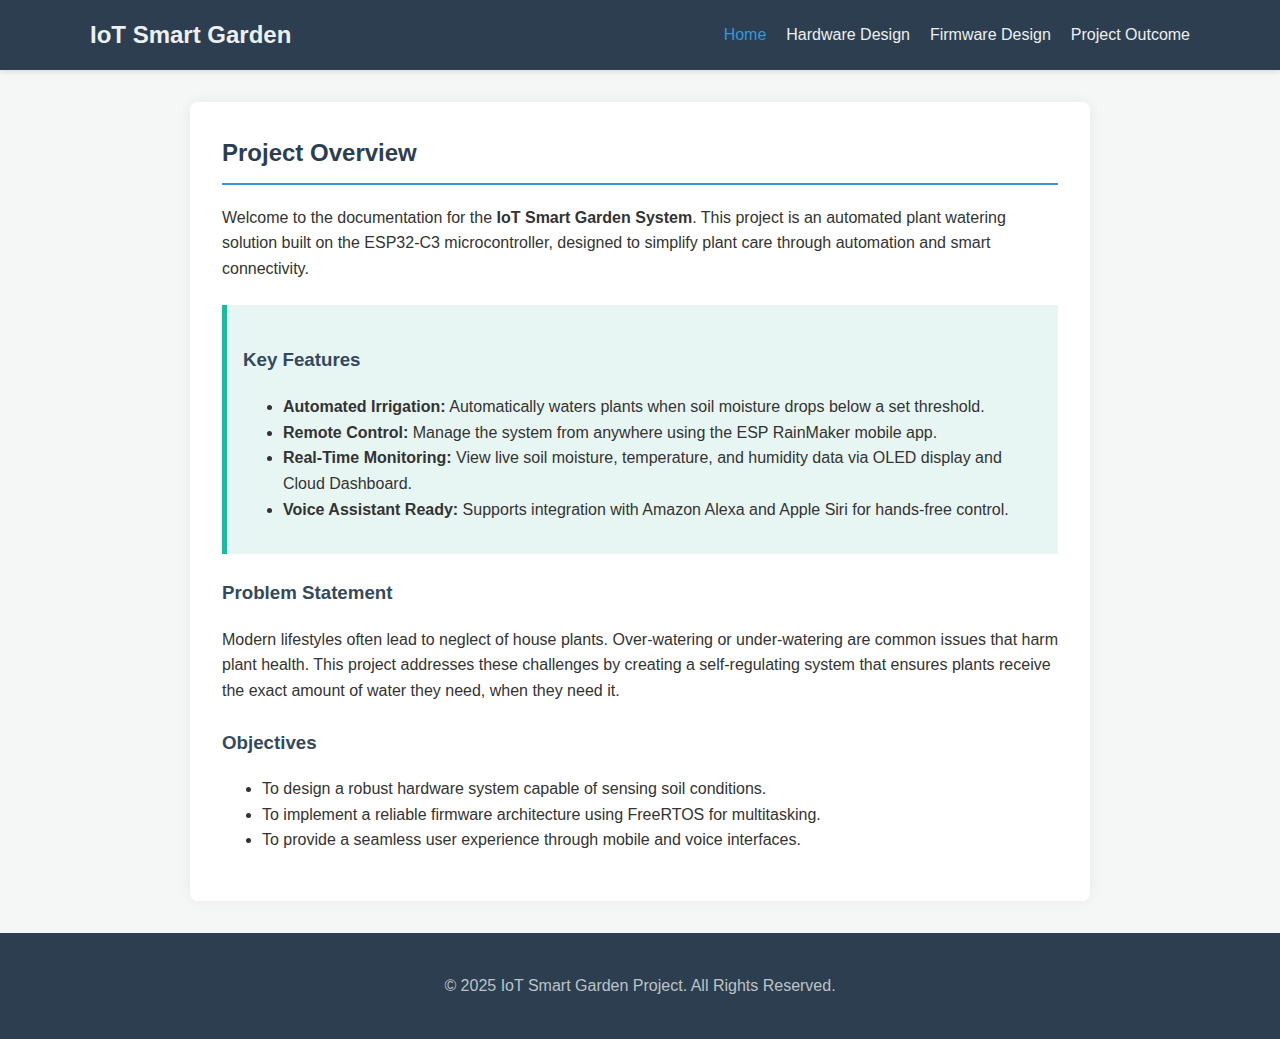
<file: index.html>
<!DOCTYPE html>
<html lang="en">
<head>
    <meta charset="UTF-8">
    <meta name="viewport" content="width=device-width, initial-scale=1.0">
    <title>Home - IoT Smart Garden</title>
    <link rel="stylesheet" href="style.css">
</head>
<body>

<header>
    <div class="header-container">
        <h1>IoT Smart Garden</h1>
        <nav>
            <ul>
                <li><a href="index.html" class="active">Home</a></li>
                <li><a href="hardware.html">Hardware Design</a></li>
                <li><a href="firmware.html">Firmware Design</a></li>
                <li><a href="outcome.html">Project Outcome</a></li>
            </ul>
        </nav>
    </div>
</header>

<main>
    <h2>Project Overview</h2>
    <p>Welcome to the documentation for the <strong>IoT Smart Garden System</strong>. This project is an automated plant watering solution built on the ESP32-C3 microcontroller, designed to simplify plant care through automation and smart connectivity.</p>

    <div class="highlight-box">
        <h3>Key Features</h3>
        <ul>
            <li><strong>Automated Irrigation:</strong> Automatically waters plants when soil moisture drops below a set threshold.</li>
            <li><strong>Remote Control:</strong> Manage the system from anywhere using the ESP RainMaker mobile app.</li>
            <li><strong>Real-Time Monitoring:</strong> View live soil moisture, temperature, and humidity data via OLED display and Cloud Dashboard.</li>
            <li><strong>Voice Assistant Ready:</strong> Supports integration with Amazon Alexa and Apple Siri for hands-free control.</li>
        </ul>
    </div>

    <h3>Problem Statement</h3>
    <p>Modern lifestyles often lead to neglect of house plants. Over-watering or under-watering are common issues that harm plant health. This project addresses these challenges by creating a self-regulating system that ensures plants receive the exact amount of water they need, when they need it.</p>

    <h3>Objectives</h3>
    <ul>
        <li>To design a robust hardware system capable of sensing soil conditions.</li>
        <li>To implement a reliable firmware architecture using FreeRTOS for multitasking.</li>
        <li>To provide a seamless user experience through mobile and voice interfaces.</li>
    </ul>
</main>

<footer>
    <p>&copy; 2025 IoT Smart Garden Project. All Rights Reserved.</p>
</footer>

</body>
</html>
</file>
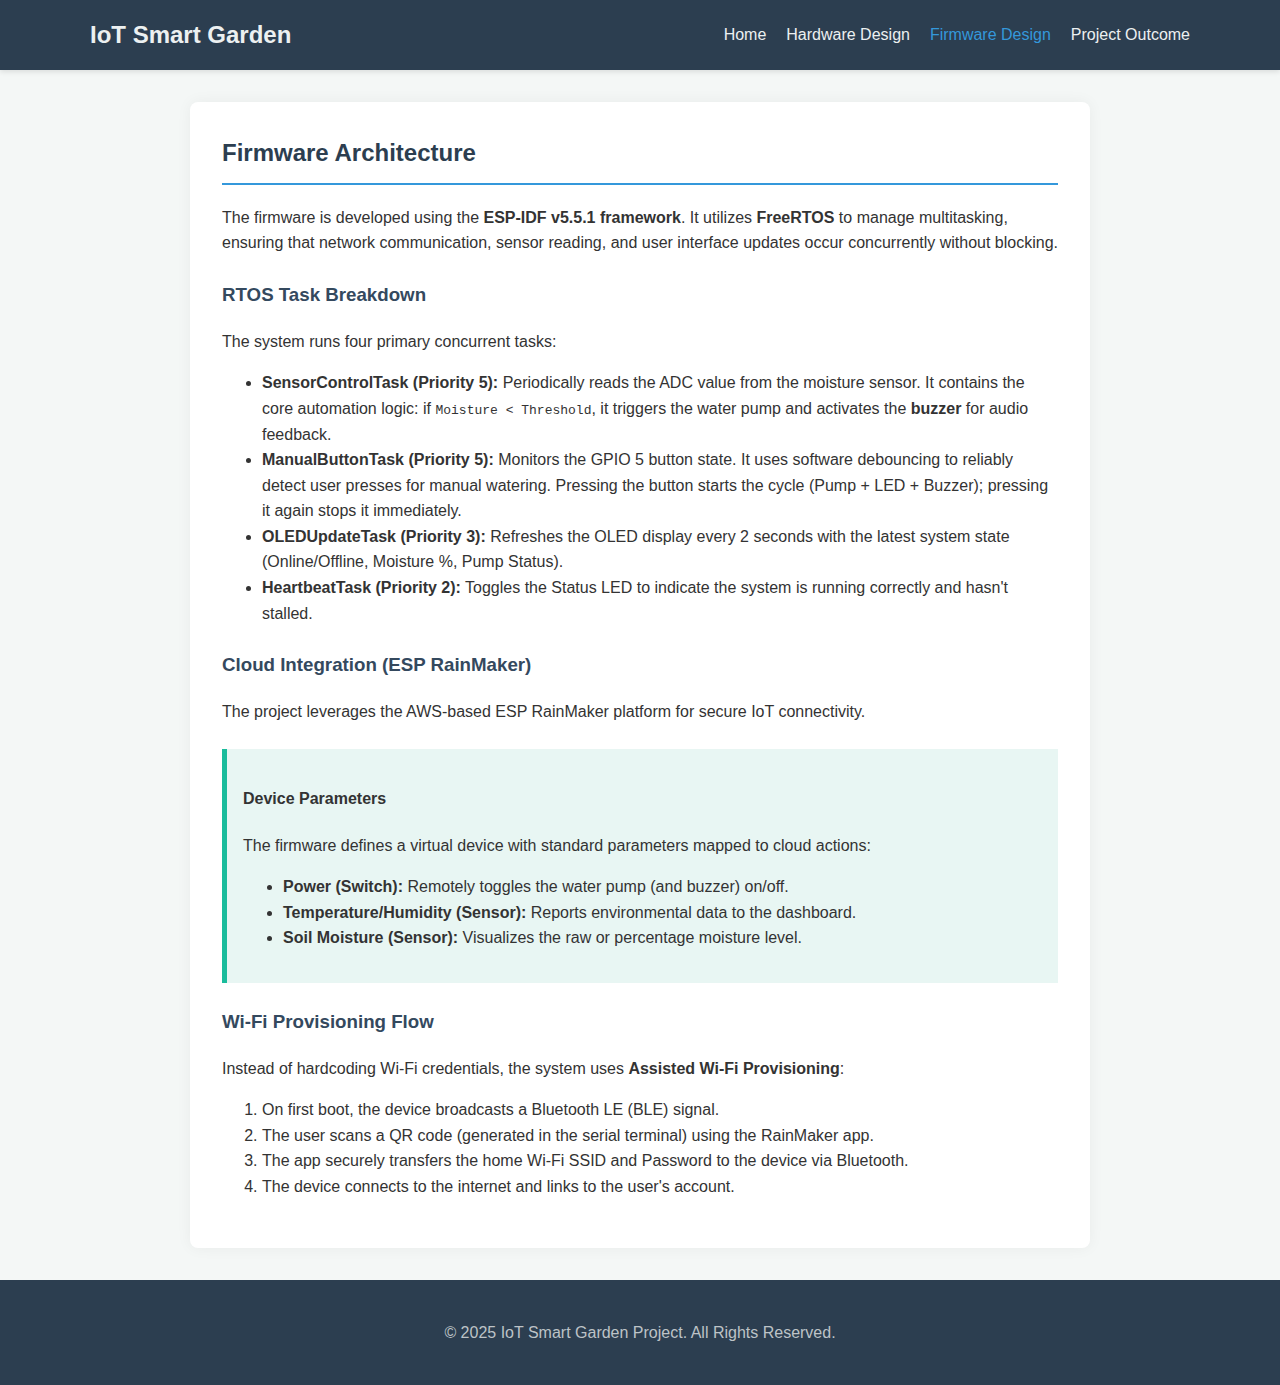
<file: firmware.html>
<!DOCTYPE html>
<html lang="en">
<head>
    <meta charset="UTF-8">
    <meta name="viewport" content="width=device-width, initial-scale=1.0">
    <title>Firmware Design - IoT Smart Garden</title>
    <link rel="stylesheet" href="style.css">
</head>
<body>

<header>
    <div class="header-container">
        <h1>IoT Smart Garden</h1>
        <nav>
            <ul>
                <li><a href="index.html">Home</a></li>
                <li><a href="hardware.html">Hardware Design</a></li>
                <li><a href="firmware.html" class="active">Firmware Design</a></li>
                <li><a href="outcome.html">Project Outcome</a></li>
            </ul>
        </nav>
    </div>
</header>

<main>
    <h2>Firmware Architecture</h2>
    <p>The firmware is developed using the <strong>ESP-IDF v5.5.1 framework</strong>. It utilizes <strong>FreeRTOS</strong> to manage multitasking, ensuring that network communication, sensor reading, and user interface updates occur concurrently without blocking.</p>

    <h3>RTOS Task Breakdown</h3>
    <p>The system runs four primary concurrent tasks:</p>
    <ul>
        <li><strong>SensorControlTask (Priority 5):</strong> Periodically reads the ADC value from the moisture sensor. It contains the core automation logic: if <code>Moisture < Threshold</code>, it triggers the water pump and activates the <strong>buzzer</strong> for audio feedback.</li>
        <li><strong>ManualButtonTask (Priority 5):</strong> Monitors the GPIO 5 button state. It uses software debouncing to reliably detect user presses for manual watering. Pressing the button starts the cycle (Pump + LED + Buzzer); pressing it again stops it immediately.</li>
        <li><strong>OLEDUpdateTask (Priority 3):</strong> Refreshes the OLED display every 2 seconds with the latest system state (Online/Offline, Moisture %, Pump Status).</li>
        <li><strong>HeartbeatTask (Priority 2):</strong> Toggles the Status LED to indicate the system is running correctly and hasn't stalled.</li>
    </ul>

    <h3>Cloud Integration (ESP RainMaker)</h3>
    <p>The project leverages the AWS-based ESP RainMaker platform for secure IoT connectivity.</p>
    
    <div class="highlight-box">
        <h4>Device Parameters</h4>
        <p>The firmware defines a virtual device with standard parameters mapped to cloud actions:</p>
        <ul>
            <li><strong>Power (Switch):</strong> Remotely toggles the water pump (and buzzer) on/off.</li>
            <li><strong>Temperature/Humidity (Sensor):</strong> Reports environmental data to the dashboard.</li>
            <li><strong>Soil Moisture (Sensor):</strong> Visualizes the raw or percentage moisture level.</li>
        </ul>
    </div>

    <h3>Wi-Fi Provisioning Flow</h3>
    <p>Instead of hardcoding Wi-Fi credentials, the system uses <strong>Assisted Wi-Fi Provisioning</strong>:</p>
    <ol>
        <li>On first boot, the device broadcasts a Bluetooth LE (BLE) signal.</li>
        <li>The user scans a QR code (generated in the serial terminal) using the RainMaker app.</li>
        <li>The app securely transfers the home Wi-Fi SSID and Password to the device via Bluetooth.</li>
        <li>The device connects to the internet and links to the user's account.</li>
    </ol>
</main>

<footer>
    <p>&copy; 2025 IoT Smart Garden Project. All Rights Reserved.</p>
</footer>

</body>
</html>
</file>
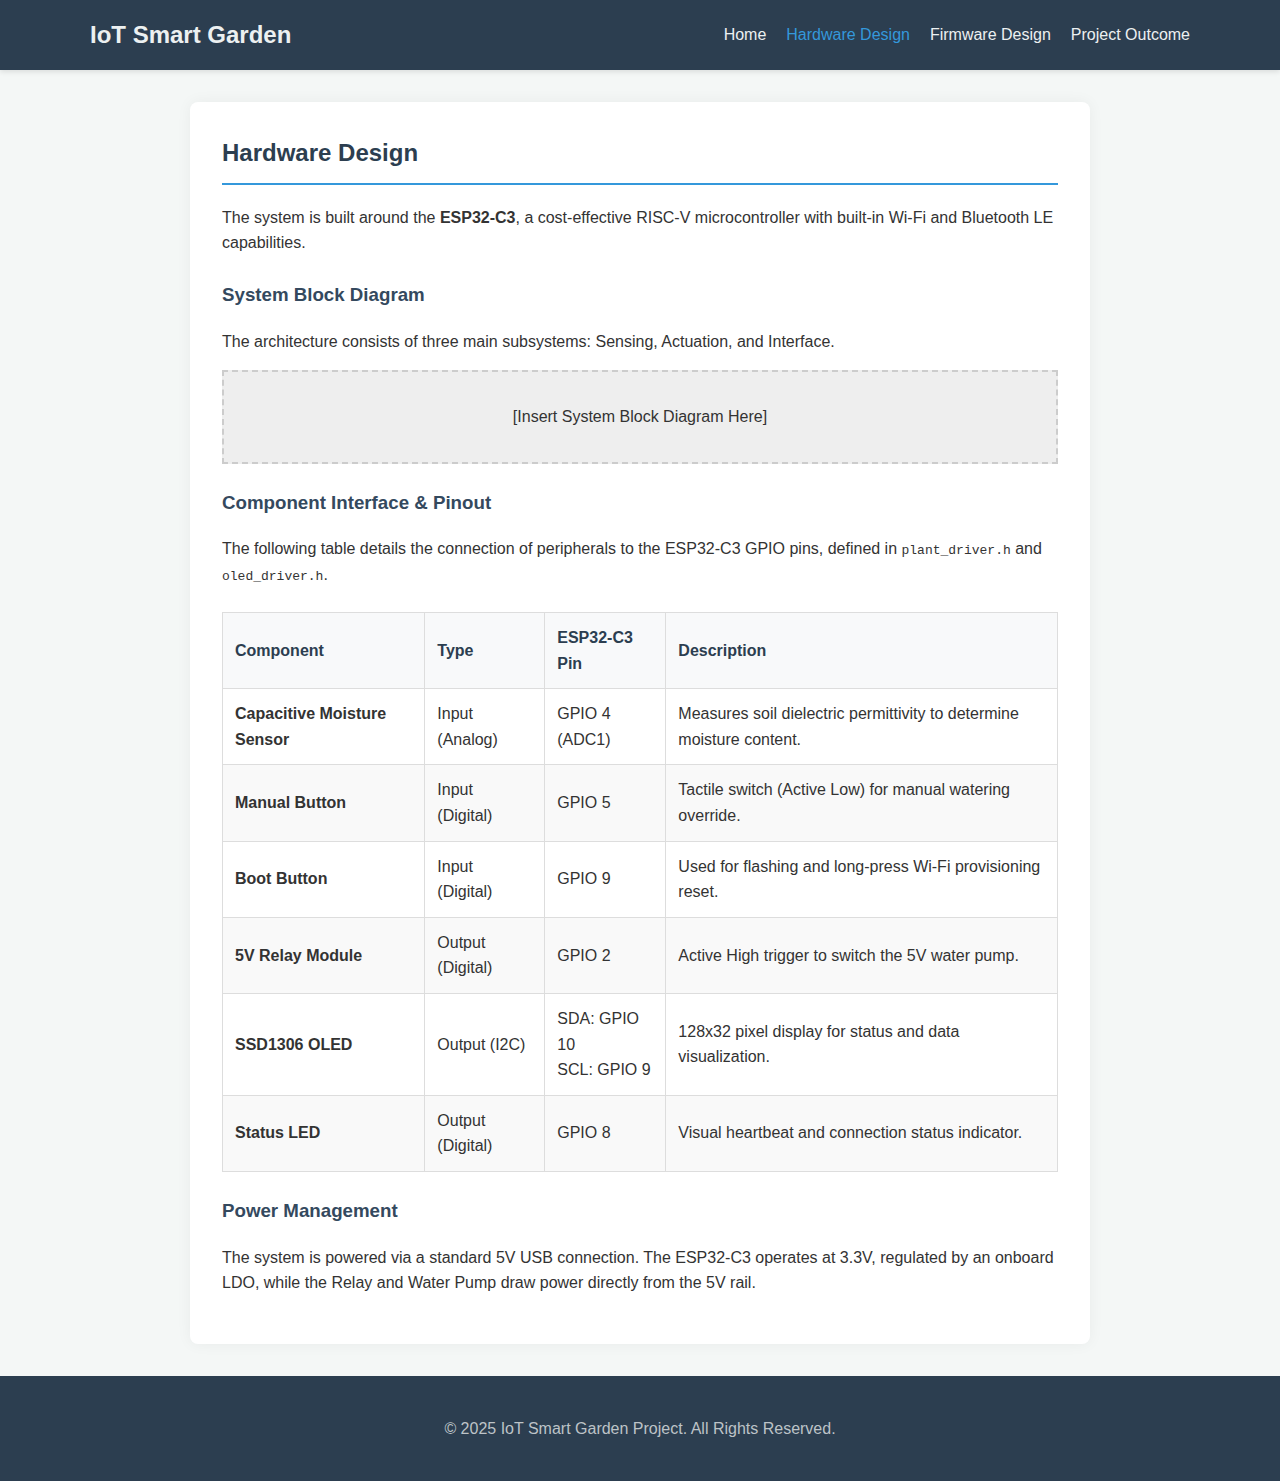
<file: hardware.html>
<!DOCTYPE html>
<html lang="en">
<head>
    <meta charset="UTF-8">
    <meta name="viewport" content="width=device-width, initial-scale=1.0">
    <title>Hardware Design - IoT Smart Garden</title>
    <link rel="stylesheet" href="style.css">
</head>
<body>

<header>
    <div class="header-container">
        <h1>IoT Smart Garden</h1>
        <nav>
            <ul>
                <li><a href="index.html">Home</a></li>
                <li><a href="hardware.html" class="active">Hardware Design</a></li>
                <li><a href="firmware.html">Firmware Design</a></li>
                <li><a href="outcome.html">Project Outcome</a></li>
            </ul>
        </nav>
    </div>
</header>

<main>
    <h2>Hardware Design</h2>
    <p>The system is built around the <strong>ESP32-C3</strong>, a cost-effective RISC-V microcontroller with built-in Wi-Fi and Bluetooth LE capabilities.</p>

    <h3>System Block Diagram</h3>
    <p>The architecture consists of three main subsystems: Sensing, Actuation, and Interface.</p>
    <!-- Placeholder for Block Diagram Image -->
    <div style="background:#eee; padding:2rem; text-align:center; border:2px dashed #ccc;">
        [Insert System Block Diagram Here]
    </div>

    <h3>Component Interface & Pinout</h3>
    <p>The following table details the connection of peripherals to the ESP32-C3 GPIO pins, defined in <code>plant_driver.h</code> and <code>oled_driver.h</code>.</p>

    <table>
        <thead>
            <tr>
                <th>Component</th>
                <th>Type</th>
                <th>ESP32-C3 Pin</th>
                <th>Description</th>
            </tr>
        </thead>
        <tbody>
            <tr>
                <td><strong>Capacitive Moisture Sensor</strong></td>
                <td>Input (Analog)</td>
                <td>GPIO 4 (ADC1)</td>
                <td>Measures soil dielectric permittivity to determine moisture content.</td>
            </tr>
            <tr>
                <td><strong>Manual Button</strong></td>
                <td>Input (Digital)</td>
                <td>GPIO 5</td>
                <td>Tactile switch (Active Low) for manual watering override.</td>
            </tr>
            <tr>
                <td><strong>Boot Button</strong></td>
                <td>Input (Digital)</td>
                <td>GPIO 9</td>
                <td>Used for flashing and long-press Wi-Fi provisioning reset.</td>
            </tr>
            <tr>
                <td><strong>5V Relay Module</strong></td>
                <td>Output (Digital)</td>
                <td>GPIO 2</td>
                <td>Active High trigger to switch the 5V water pump.</td>
            </tr>
            <tr>
                <td><strong>SSD1306 OLED</strong></td>
                <td>Output (I2C)</td>
                <td>SDA: GPIO 10 <br> SCL: GPIO 9</td>
                <td>128x32 pixel display for status and data visualization.</td>
            </tr>
            <tr>
                <td><strong>Status LED</strong></td>
                <td>Output (Digital)</td>
                <td>GPIO 8</td>
                <td>Visual heartbeat and connection status indicator.</td>
            </tr>
        </tbody>
    </table>

    <h3>Power Management</h3>
    <p>The system is powered via a standard 5V USB connection. The ESP32-C3 operates at 3.3V, regulated by an onboard LDO, while the Relay and Water Pump draw power directly from the 5V rail.</p>
</main>

<footer>
    <p>&copy; 2025 IoT Smart Garden Project. All Rights Reserved.</p>
</footer>

</body>
</html>
</file>
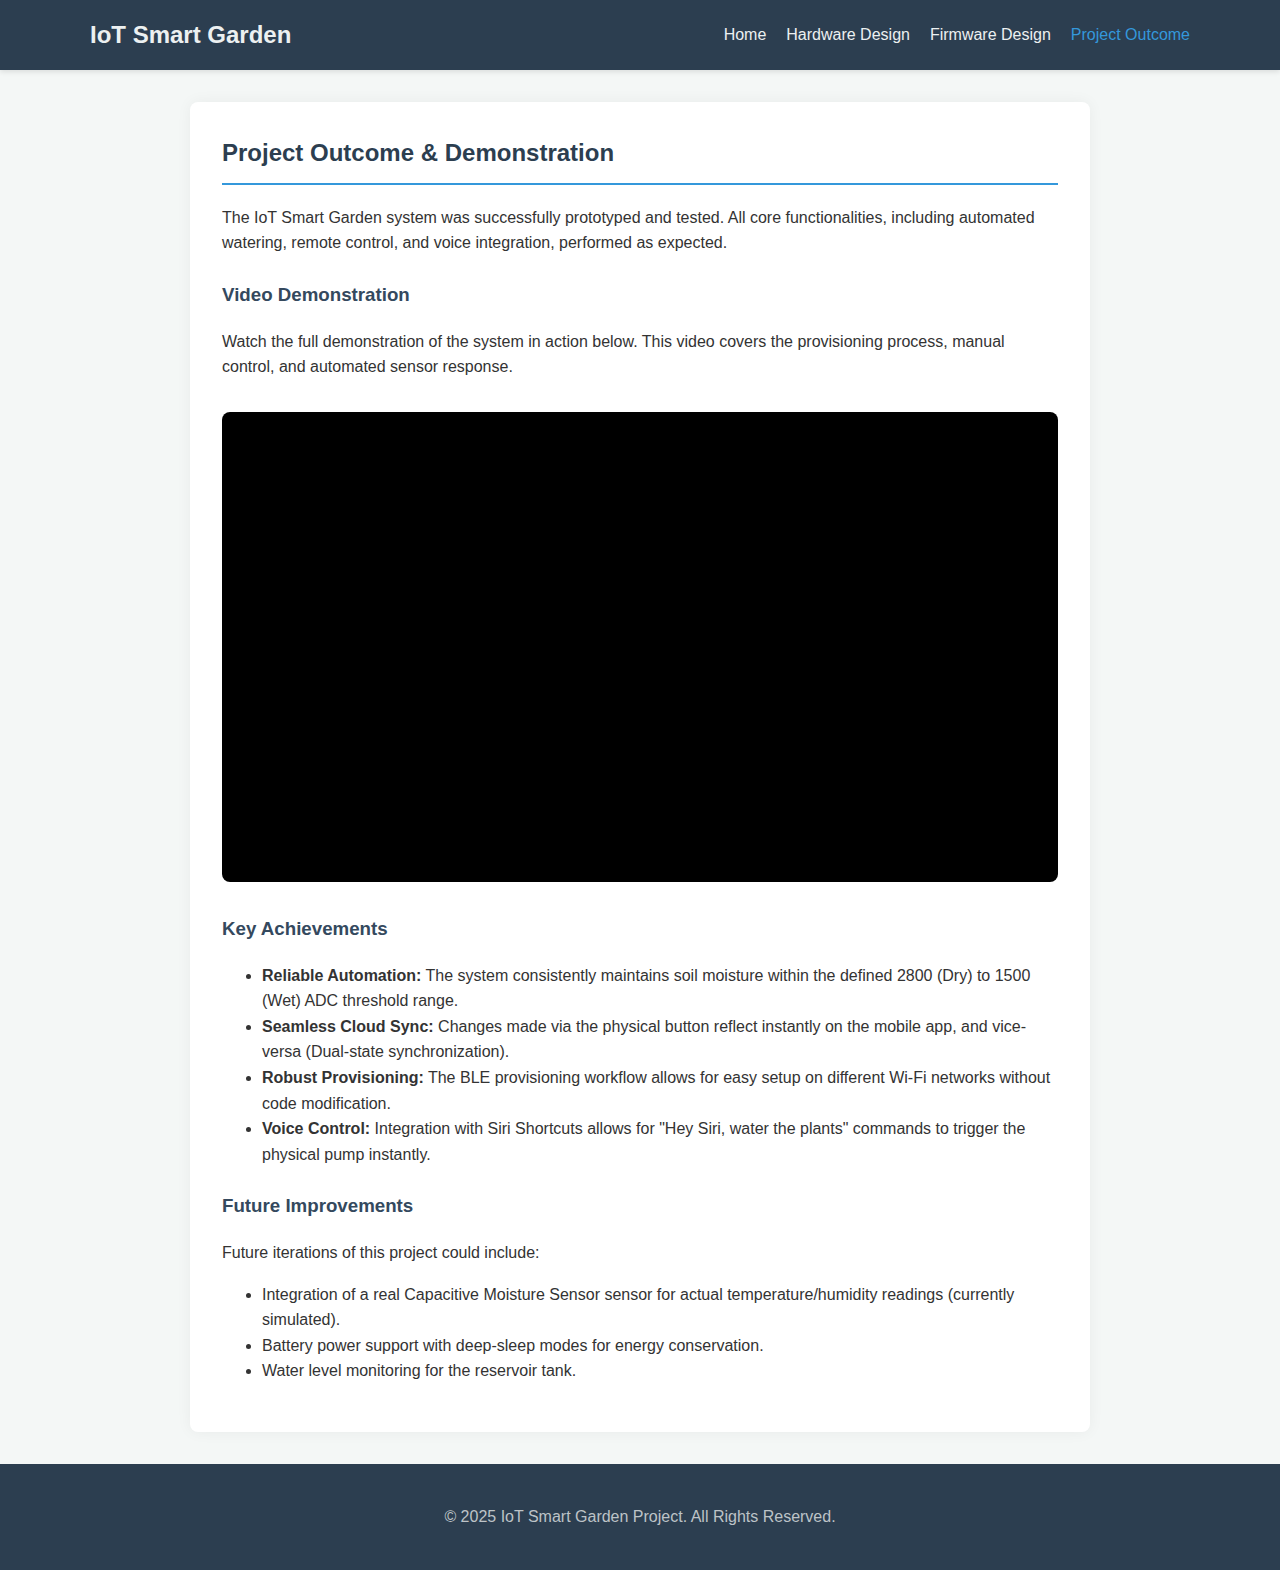
<file: outcome.html>
<!DOCTYPE html>
<html lang="en">
<head>
    <meta charset="UTF-8">
    <meta name="viewport" content="width=device-width, initial-scale=1.0">
    <title>Project Outcome - IoT Smart Garden</title>
    <link rel="stylesheet" href="style.css">
</head>
<body>

<header>
    <div class="header-container">
        <h1>IoT Smart Garden</h1>
        <nav>
            <ul>
                <li><a href="index.html">Home</a></li>
                <li><a href="hardware.html">Hardware Design</a></li>
                <li><a href="firmware.html">Firmware Design</a></li>
                <li><a href="outcome.html" class="active">Project Outcome</a></li>
            </ul>
        </nav>
    </div>
</header>

<main>
    <h2>Project Outcome & Demonstration</h2>
    <p>The IoT Smart Garden system was successfully prototyped and tested. All core functionalities, including automated watering, remote control, and voice integration, performed as expected.</p>

    <h3>Video Demonstration</h3>
    <p>Watch the full demonstration of the system in action below. This video covers the provisioning process, manual control, and automated sensor response.</p>
    <div class="video-container" style="position: relative; padding-bottom: 56.25%; height: 0; overflow: hidden; max-width: 100%; background: #000; margin: 2rem 0; border-radius: 8px;">
    <iframe 
        style="position: absolute; top: 0; left: 0; width: 100%; height: 100%; border: 0;"
        src="https://www.youtube.com/embed/r_r8ROgbL4g" 
        title="IoT Smart Garden Demo" 
        allow="accelerometer; autoplay; clipboard-write; encrypted-media; gyroscope; picture-in-picture" 
        allowfullscreen>
    </iframe>
    </div>

    <h3>Key Achievements</h3>
    <ul>
        <li><strong>Reliable Automation:</strong> The system consistently maintains soil moisture within the defined 2800 (Dry) to 1500 (Wet) ADC threshold range.</li>
        <li><strong>Seamless Cloud Sync:</strong> Changes made via the physical button reflect instantly on the mobile app, and vice-versa (Dual-state synchronization).</li>
        <li><strong>Robust Provisioning:</strong> The BLE provisioning workflow allows for easy setup on different Wi-Fi networks without code modification.</li>
        <li><strong>Voice Control:</strong> Integration with Siri Shortcuts allows for "Hey Siri, water the plants" commands to trigger the physical pump instantly.</li>
    </ul>

    <h3>Future Improvements</h3>
    <p>Future iterations of this project could include:</p>
    <ul>
        <li>Integration of a real Capacitive Moisture Sensor sensor for actual temperature/humidity readings (currently simulated).</li>
        <li>Battery power support with deep-sleep modes for energy conservation.</li>
        <li>Water level monitoring for the reservoir tank.</li>
    </ul>
</main>

<footer>
    <p>&copy; 2025 IoT Smart Garden Project. All Rights Reserved.</p>
</footer>

</body>
</html>
</file>
<file: style.css>
/* Global Styles */
body {
    font-family: 'Segoe UI', Tahoma, Geneva, Verdana, sans-serif;
    line-height: 1.6;
    color: #333;
    margin: 0;
    padding: 0;
    background-color: #f4f7f6;
    display: flex;
    flex-direction: column;
    min-height: 100vh;
}

/* Header & Navigation */
header {
    background-color: #2c3e50;
    color: #ecf0f1;
    padding: 1rem 0;
    box-shadow: 0 2px 5px rgba(0,0,0,0.1);
}

.header-container {
    max-width: 1100px;
    margin: 0 auto;
    padding: 0 20px;
    display: flex;
    justify-content: space-between;
    align-items: center;
}

header h1 {
    margin: 0;
    font-size: 1.5rem;
}

nav ul {
    list-style: none;
    margin: 0;
    padding: 0;
    display: flex;
}

nav li {
    margin-left: 20px;
}

nav a {
    text-decoration: none;
    color: #ecf0f1;
    font-weight: 500;
    transition: color 0.3s;
}

nav a:hover, nav a.active {
    color: #3498db;
}

/* Main Content Area */
main {
    flex: 1;
    max-width: 900px;
    margin: 2rem auto;
    padding: 2rem;
    background: #fff;
    box-shadow: 0 0 15px rgba(0,0,0,0.05);
    border-radius: 8px;
    width: 100%;
    box-sizing: border-box;
}

/* Typography & Elements */
h2 {
    color: #2c3e50;
    border-bottom: 2px solid #3498db;
    padding-bottom: 10px;
    margin-top: 0;
}

h3 {
    color: #34495e;
    margin-top: 1.5rem;
}

p {
    margin-bottom: 1rem;
}

img {
    max-width: 100%;
    height: auto;
    border-radius: 5px;
    box-shadow: 0 2px 5px rgba(0,0,0,0.1);
    margin: 1rem 0;
}

.highlight-box {
    background-color: #e8f6f3;
    border-left: 5px solid #1abc9c;
    padding: 1rem;
    margin: 1.5rem 0;
}

/* Tables */
table {
    width: 100%;
    border-collapse: collapse;
    margin: 1.5rem 0;
}

th, td {
    border: 1px solid #ddd;
    padding: 12px;
    text-align: left;
}

th {
    background-color: #f8f9fa;
    color: #2c3e50;
}

tr:nth-child(even) {
    background-color: #f9f9f9;
}

/* Footer */
footer {
    background-color: #2c3e50;
    color: #bdc3c7;
    text-align: center;
    padding: 1.5rem 0;
    margin-top: auto;
}

/* Mobile Responsiveness */
@media (max-width: 768px) {
    .header-container {
        flex-direction: column;
        text-align: center;
    }
    
    nav ul {
        margin-top: 1rem;
        flex-wrap: wrap;
        justify-content: center;
    }
    
    nav li {
        margin: 0 10px;
    }
}
</file>
